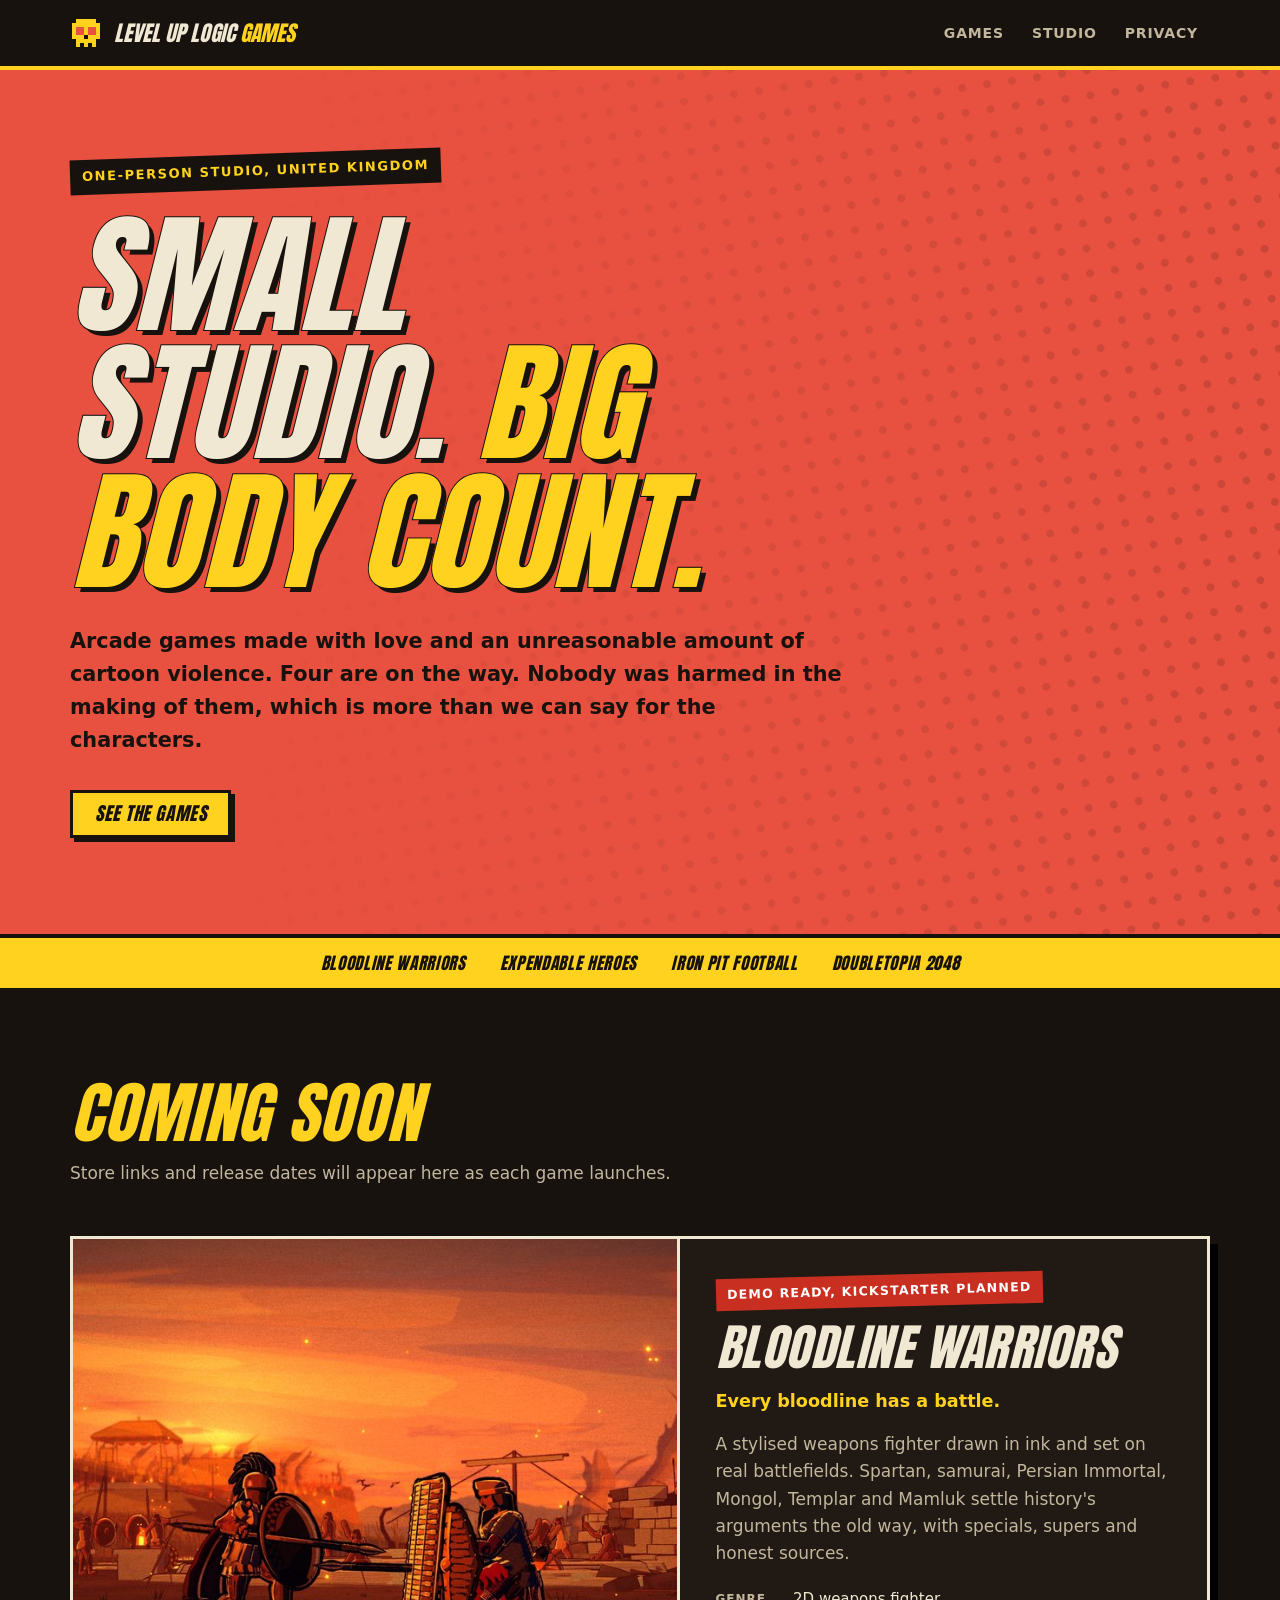
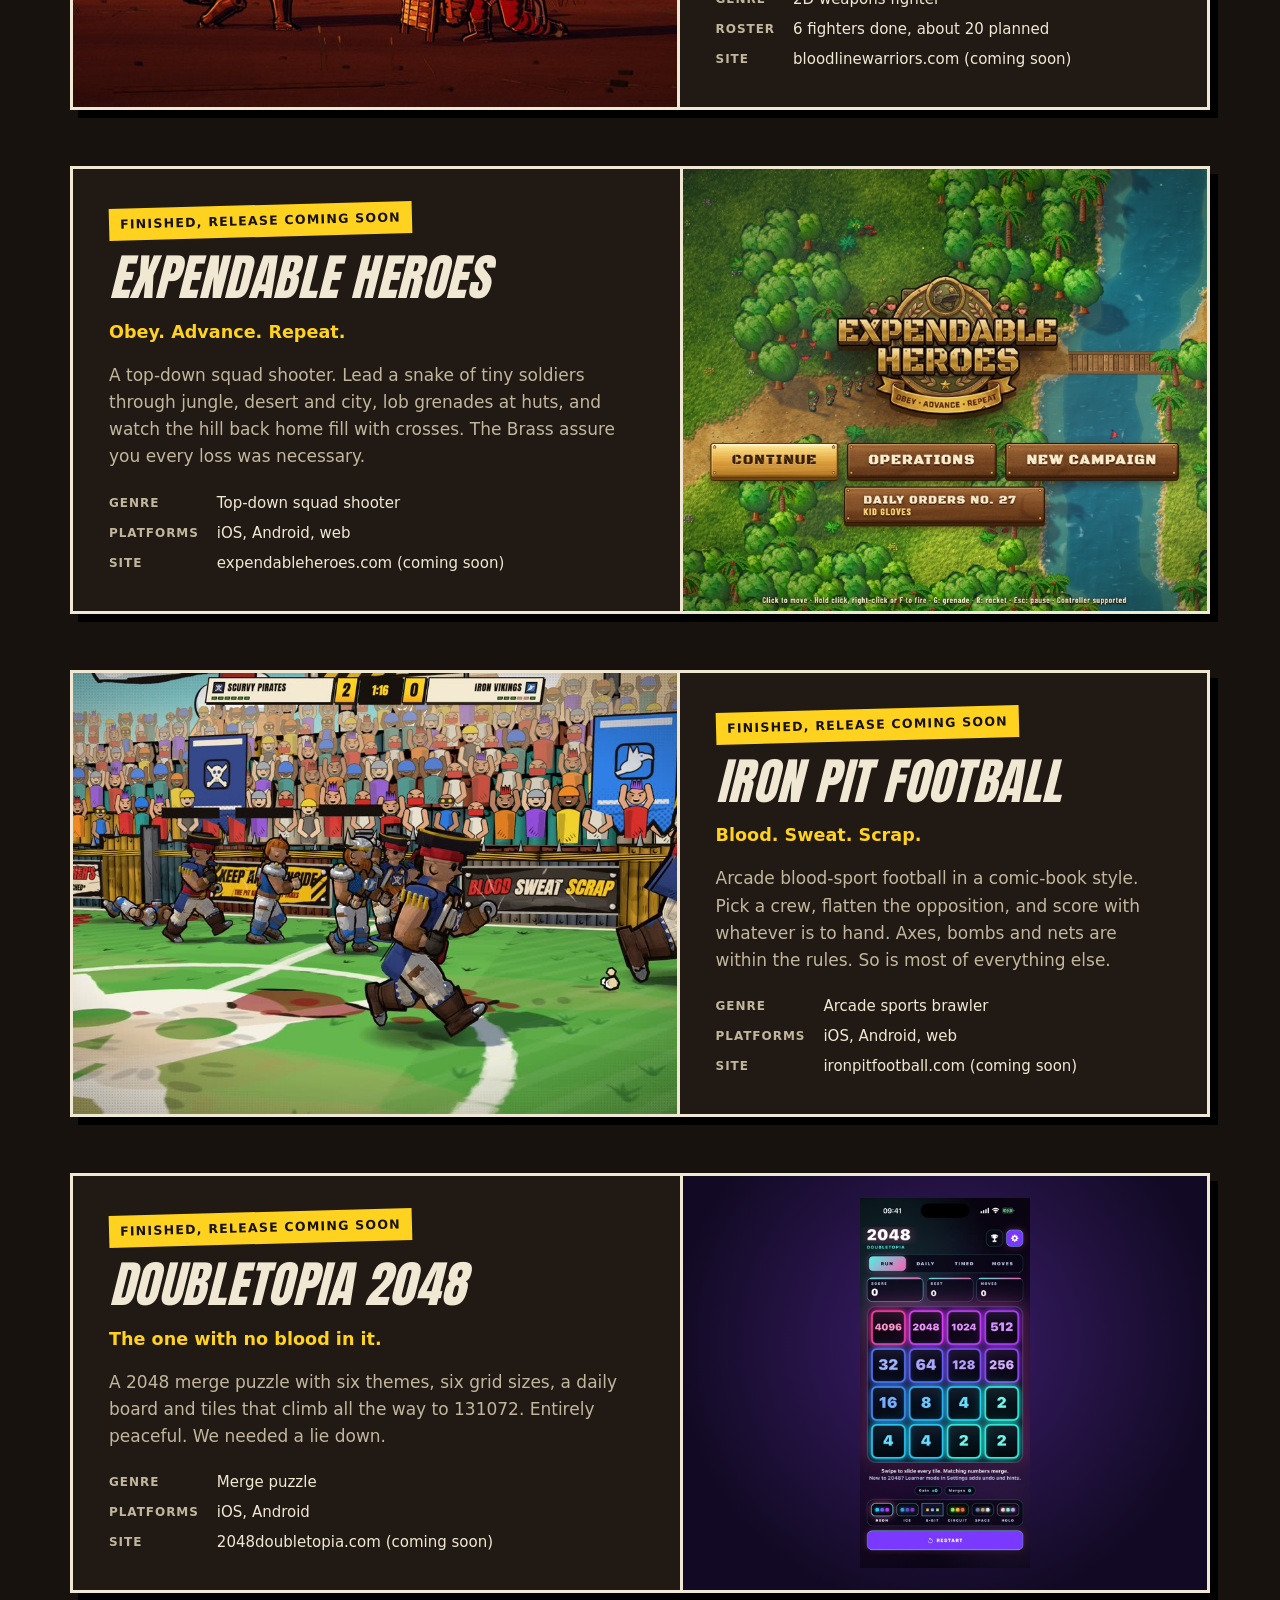
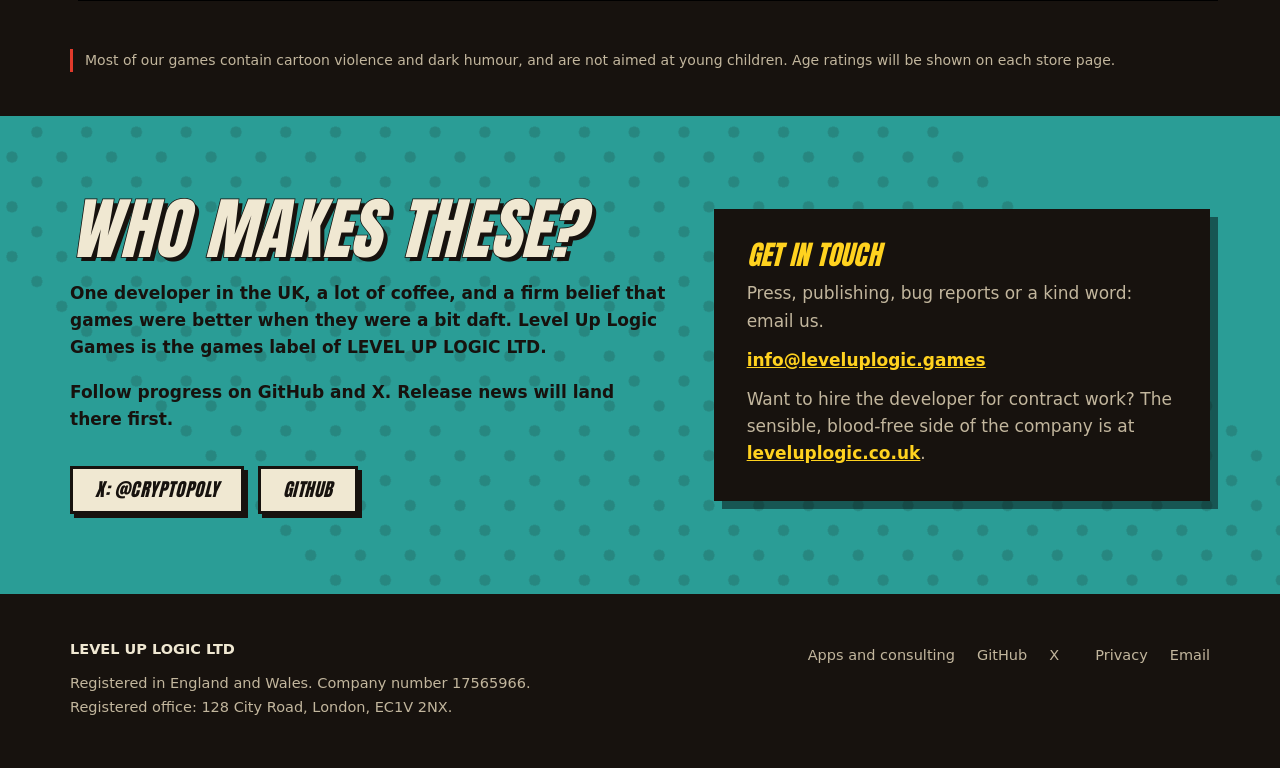
<file: index.html>
<!doctype html>
<html lang="en-GB">
<head>
<meta charset="utf-8">
<meta name="viewport" content="width=device-width, initial-scale=1">
<title>Level Up Logic Games | Small studio, big body count</title>
<meta name="description" content="Arcade games from a one-person UK studio: Bloodline Warriors, Expendable Heroes, Iron Pit Football and Doubletopia 2048. Coming soon to iOS, Android and the web.">
<link rel="canonical" href="https://leveluplogic.games/">
<meta property="og:type" content="website">
<meta property="og:title" content="Level Up Logic Games | Small studio, big body count">
<meta property="og:description" content="Bloodline Warriors, Expendable Heroes, Iron Pit Football and Doubletopia 2048. Coming soon.">
<meta property="og:url" content="https://leveluplogic.games/">
<meta property="og:image" content="https://leveluplogic.games/assets/ironpit-shot.jpg">
<meta name="theme-color" content="#17120e">
<link rel="icon" href="favicon.svg" type="image/svg+xml">
<link rel="stylesheet" href="styles.css">
</head>
<body>
<a class="skip" href="#main">Skip to content</a>

<header class="nav">
  <div class="wrap">
    <a class="brand" href="#top" aria-label="Level Up Logic Games home">
      <svg viewBox="0 0 32 32" aria-hidden="true"><g shape-rendering="crispEdges"><path fill="#ffd21f" d="M6 2h20v4H6zM2 6h28v12H2zM2 18h12v4H2zM18 18h12v4H18zM6 22h20v4H6zM6 26h4v4H6zM14 26h4v4h-4zM22 26h4v4h-4z"/><path fill="#e8503f" d="M6 10h8v8H6zM18 10h8v8h-8z"/></g></svg>
      <span>Level Up Logic <b>Games</b></span>
    </a>
    <nav class="nav-links" aria-label="Main">
      <a class="keep" href="#games">Games</a>
      <a href="#studio">Studio</a>
      <a href="privacy.html">Privacy</a>
    </nav>
  </div>
</header>

<main id="main">

<section class="hero" id="top">
  <div class="wrap">
    <p class="stamp">One-person studio, United Kingdom</p>
    <h1>Small studio. <span>Big body count.</span></h1>
    <p class="lede">Arcade games made with love and an unreasonable amount of cartoon violence. Four are on the way. Nobody was harmed in the making of them, which is more than we can say for the characters.</p>
    <div class="cta-row">
      <a class="btn btn-yellow" href="#games">See the games</a>
    </div>
  </div>
</section>

<div class="ticker" aria-hidden="true">
  <ul><li>Bloodline Warriors</li><li>Expendable Heroes</li><li>Iron Pit Football</li><li>Doubletopia 2048</li></ul>
</div>

<section class="games" id="games">
  <div class="wrap">
    <div class="section-head">
      <h2>Coming soon</h2>
      <p>Store links and release dates will appear here as each game launches.</p>
    </div>

    <article class="game" id="bloodline-warriors">
      <div class="game-art"><img src="assets/bloodline-hero.jpg" alt="Bloodline Warriors: a Spartan hoplite faces a Persian Immortal at Thermopylae at sunset" width="1280" height="540"></div>
      <div class="game-body">
        <span class="status red">Demo ready, Kickstarter planned</span>
        <h3>Bloodline Warriors</h3>
        <p class="tagline">Every bloodline has a battle.</p>
        <p>A stylised weapons fighter drawn in ink and set on real battlefields. Spartan, samurai, Persian Immortal, Mongol, Templar and Mamluk settle history's arguments the old way, with specials, supers and honest sources.</p>
        <dl class="meta">
          <dt>Genre</dt><dd>2D weapons fighter</dd>
          <dt>Roster</dt><dd>6 fighters done, about 20 planned</dd>
          <dt>Site</dt><dd>bloodlinewarriors.com (coming soon)</dd>
        </dl>
      </div>
    </article>

    <article class="game" id="expendable-heroes">
      <div class="game-art"><img src="assets/expendable-title.jpg" alt="Expendable Heroes title screen: a squad of soldiers on a jungle path beside a river" width="1200" height="675" loading="lazy"></div>
      <div class="game-body">
        <span class="status">Finished, release coming soon</span>
        <h3>Expendable Heroes</h3>
        <p class="tagline">Obey. Advance. Repeat.</p>
        <p>A top-down squad shooter. Lead a snake of tiny soldiers through jungle, desert and city, lob grenades at huts, and watch the hill back home fill with crosses. The Brass assure you every loss was necessary.</p>
        <dl class="meta">
          <dt>Genre</dt><dd>Top-down squad shooter</dd>
          <dt>Platforms</dt><dd>iOS, Android, web</dd>
          <dt>Site</dt><dd>expendableheroes.com (coming soon)</dd>
        </dl>
      </div>
    </article>

    <article class="game" id="iron-pit-football">
      <div class="game-art"><img src="assets/ironpit-shot.jpg" alt="Iron Pit Football: armoured pirates charge across a blood-stained pitch in front of a cheering crowd" width="1200" height="675" loading="lazy"></div>
      <div class="game-body">
        <span class="status">Finished, release coming soon</span>
        <h3>Iron Pit Football</h3>
        <p class="tagline">Blood. Sweat. Scrap.</p>
        <p>Arcade blood-sport football in a comic-book style. Pick a crew, flatten the opposition, and score with whatever is to hand. Axes, bombs and nets are within the rules. So is most of everything else.</p>
        <dl class="meta">
          <dt>Genre</dt><dd>Arcade sports brawler</dd>
          <dt>Platforms</dt><dd>iOS, Android, web</dd>
          <dt>Site</dt><dd>ironpitfootball.com (coming soon)</dd>
        </dl>
      </div>
    </article>

    <article class="game" id="doubletopia-2048">
      <div class="game-art phone"><img src="assets/doubletopia-shot.jpg" alt="Doubletopia 2048 game board in the neon theme" width="506" height="1100" loading="lazy"></div>
      <div class="game-body">
        <span class="status">Finished, release coming soon</span>
        <h3>Doubletopia 2048</h3>
        <p class="tagline">The one with no blood in it.</p>
        <p>A 2048 merge puzzle with six themes, six grid sizes, a daily board and tiles that climb all the way to 131072. Entirely peaceful. We needed a lie down.</p>
        <dl class="meta">
          <dt>Genre</dt><dd>Merge puzzle</dd>
          <dt>Platforms</dt><dd>iOS, Android</dd>
          <dt>Site</dt><dd>2048doubletopia.com (coming soon)</dd>
        </dl>
      </div>
    </article>

    <p class="content-note">Most of our games contain cartoon violence and dark humour, and are not aimed at young children. Age ratings will be shown on each store page.</p>
  </div>
</section>

<section class="studio" id="studio">
  <div class="wrap">
    <div>
      <h2>Who makes these?</h2>
      <p>One developer in the UK, a lot of coffee, and a firm belief that games were better when they were a bit daft. Level Up Logic Games is the games label of LEVEL UP LOGIC LTD.</p>
      <p>Follow progress on GitHub and X. Release news will land there first.</p>
      <div class="cta-row">
        <a class="btn btn-paper" href="https://x.com/cryptopoly" rel="noopener">X: @cryptopoly</a>
        <a class="btn btn-paper" href="https://github.com/cryptopoly" rel="noopener">GitHub</a>
      </div>
    </div>
    <div class="panel">
      <h3>Get in touch</h3>
      <p>Press, publishing, bug reports or a kind word: email us.</p>
      <p class="mail"><a class="text" href="mailto:info@leveluplogic.games">info@leveluplogic.games</a></p>
      <p>Want to hire the developer for contract work? The sensible, blood-free side of the company is at <a class="text" href="https://leveluplogic.co.uk">leveluplogic.co.uk</a>.</p>
    </div>
  </div>
</section>

</main>

<footer>
  <div class="wrap">
    <div>
      <strong style="color:var(--paper)">LEVEL UP LOGIC LTD</strong>
      <address>
        Registered in England and Wales. Company number 17565966.<br>
        Registered office: 128 City Road, London, EC1V 2NX.
      </address>
    </div>
    <nav aria-label="Footer">
      <a href="https://leveluplogic.co.uk">Apps and consulting</a>
      <a href="https://github.com/cryptopoly" rel="noopener">GitHub</a>
      <a href="https://x.com/cryptopoly" rel="noopener">X</a>
      <a href="privacy.html">Privacy</a>
      <a href="mailto:info@leveluplogic.games">Email</a>
    </nav>
  </div>
</footer>

</body>
</html>
</file>
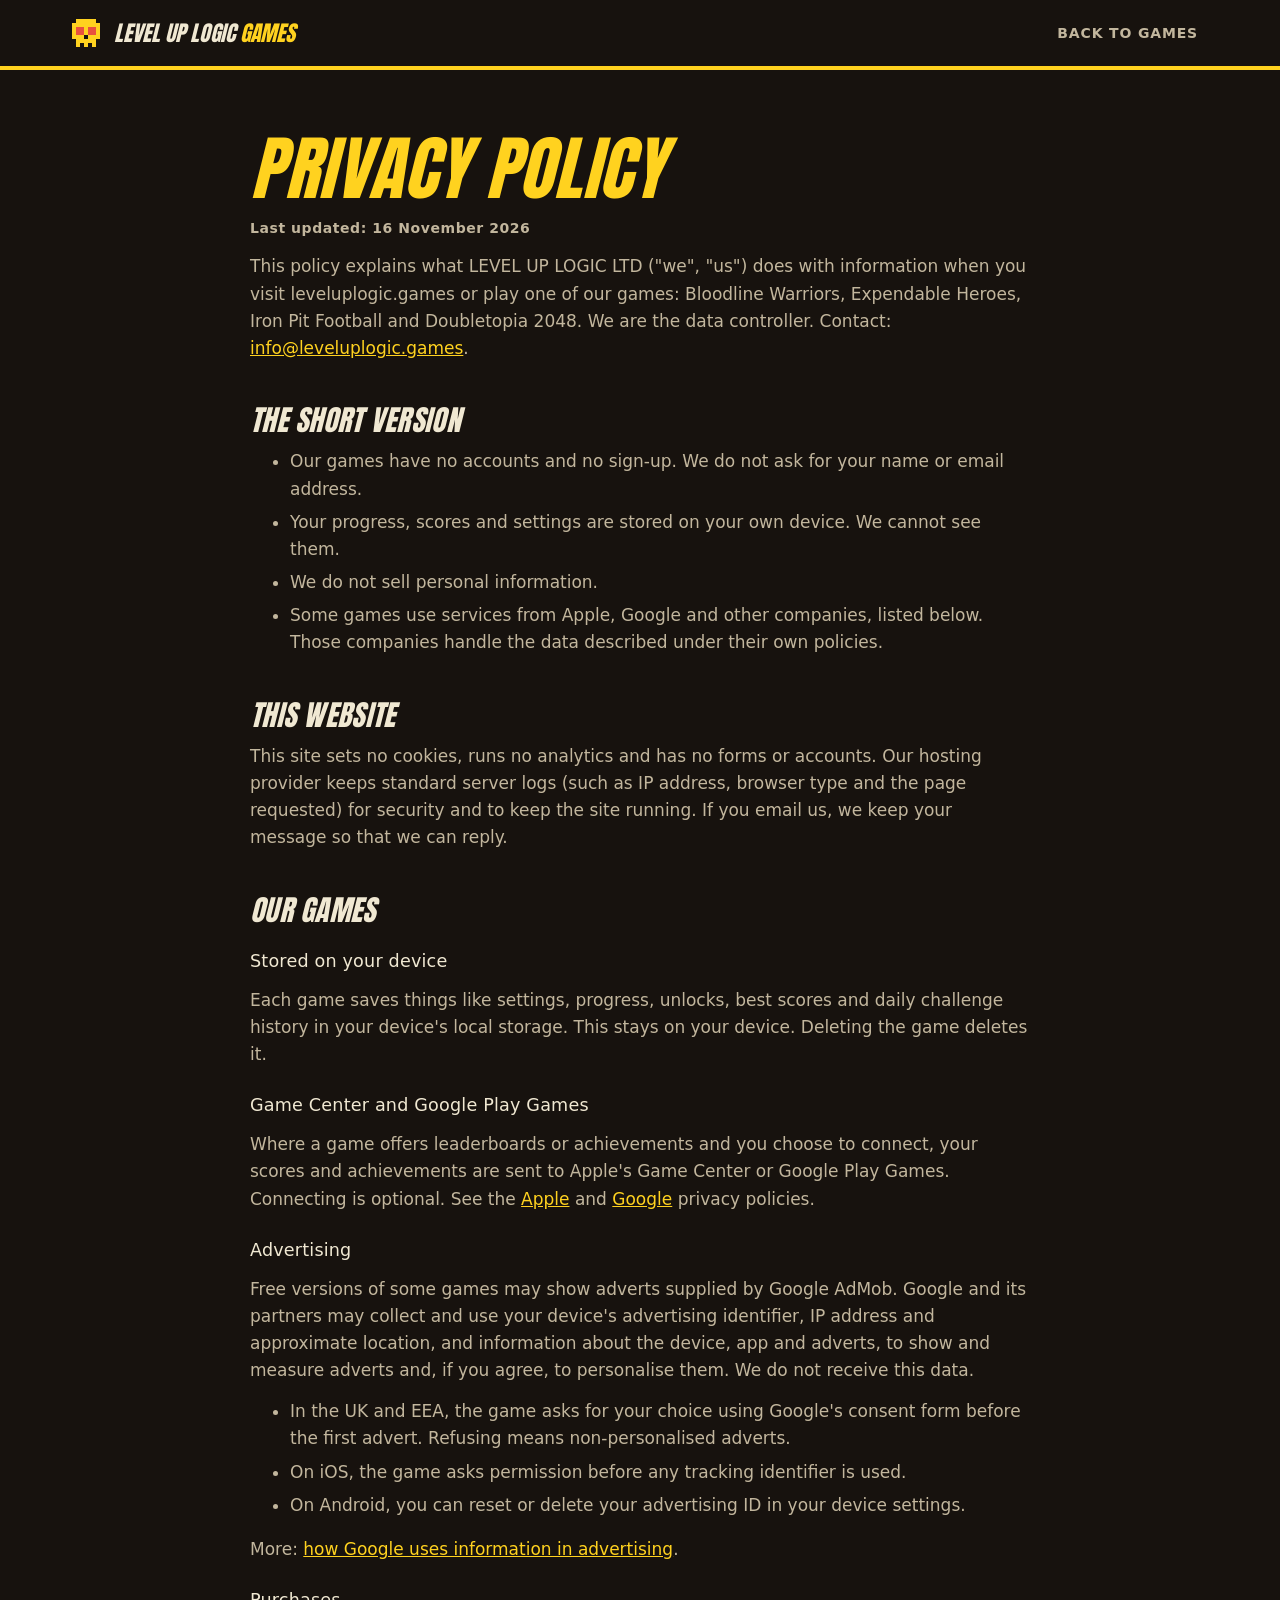
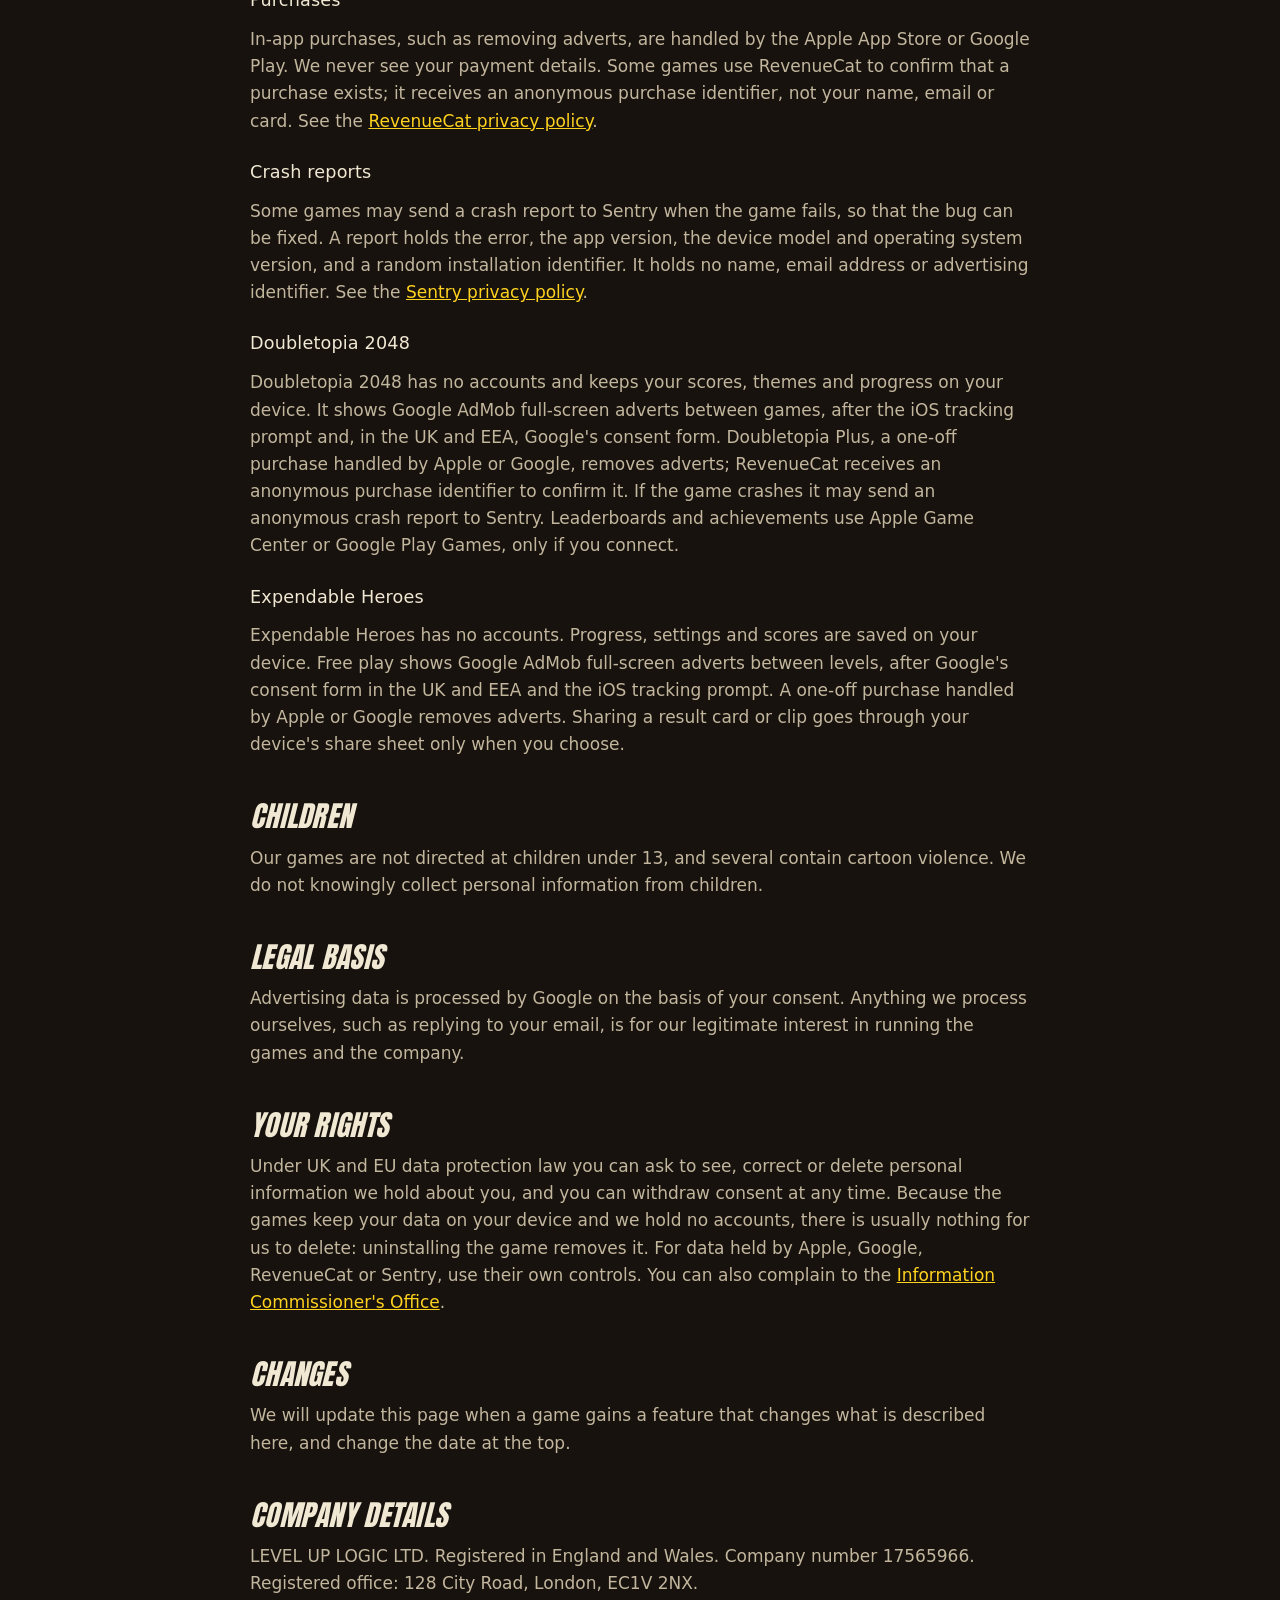
<file: privacy.html>
<!doctype html>
<html lang="en-GB">
<head>
<meta charset="utf-8">
<meta name="viewport" content="width=device-width, initial-scale=1">
<title>Privacy Policy | Level Up Logic Games</title>
<meta name="description" content="Privacy policy for the Level Up Logic Games website and games.">
<link rel="canonical" href="https://leveluplogic.games/privacy.html">
<meta name="theme-color" content="#17120e">
<link rel="icon" href="favicon.svg" type="image/svg+xml">
<link rel="stylesheet" href="styles.css">
</head>
<body>
<header class="nav">
  <div class="wrap">
    <a class="brand" href="index.html" aria-label="Level Up Logic Games home">
      <svg viewBox="0 0 32 32" aria-hidden="true"><g shape-rendering="crispEdges"><path fill="#ffd21f" d="M6 2h20v4H6zM2 6h28v12H2zM2 18h12v4H2zM18 18h12v4H18zM6 22h20v4H6zM6 26h4v4H6zM14 26h4v4h-4zM22 26h4v4h-4z"/><path fill="#e8503f" d="M6 10h8v8H6zM18 10h8v8h-8z"/></g></svg>
      <span>Level Up Logic <b>Games</b></span>
    </a>
    <nav class="nav-links" aria-label="Main">
      <a class="keep" href="index.html">Back to games</a>
    </nav>
  </div>
</header>

<main class="legal">
  <div class="wrap">
    <h1>Privacy Policy</h1>
    <p class="updated">Last updated: 16 November 2026</p>


    <p>This policy explains what LEVEL UP LOGIC LTD ("we", "us") does with information when you visit leveluplogic.games or play one of our games: Bloodline Warriors, Expendable Heroes, Iron Pit Football and Doubletopia 2048. We are the data controller. Contact: <a href="mailto:info@leveluplogic.games">info@leveluplogic.games</a>.</p>

    <h2>The short version</h2>
    <ul>
      <li>Our games have no accounts and no sign-up. We do not ask for your name or email address.</li>
      <li>Your progress, scores and settings are stored on your own device. We cannot see them.</li>
      <li>We do not sell personal information.</li>
      <li>Some games use services from Apple, Google and other companies, listed below. Those companies handle the data described under their own policies.</li>
    </ul>

    <h2>This website</h2>
    <p>This site sets no cookies, runs no analytics and has no forms or accounts. Our hosting provider keeps standard server logs (such as IP address, browser type and the page requested) for security and to keep the site running. If you email us, we keep your message so that we can reply.</p>

    <h2>Our games</h2>

    <h3>Stored on your device</h3>
    <p>Each game saves things like settings, progress, unlocks, best scores and daily challenge history in your device's local storage. This stays on your device. Deleting the game deletes it.</p>

    <h3>Game Center and Google Play Games</h3>
    <p>Where a game offers leaderboards or achievements and you choose to connect, your scores and achievements are sent to Apple's Game Center or Google Play Games. Connecting is optional. See the <a href="https://www.apple.com/legal/privacy/" rel="noopener">Apple</a> and <a href="https://policies.google.com/privacy" rel="noopener">Google</a> privacy policies.</p>

    <h3>Advertising</h3>
    <p>Free versions of some games may show adverts supplied by Google AdMob. Google and its partners may collect and use your device's advertising identifier, IP address and approximate location, and information about the device, app and adverts, to show and measure adverts and, if you agree, to personalise them. We do not receive this data.</p>
    <ul>
      <li>In the UK and EEA, the game asks for your choice using Google's consent form before the first advert. Refusing means non-personalised adverts.</li>
      <li>On iOS, the game asks permission before any tracking identifier is used.</li>
      <li>On Android, you can reset or delete your advertising ID in your device settings.</li>
    </ul>
    <p>More: <a href="https://policies.google.com/technologies/ads" rel="noopener">how Google uses information in advertising</a>.</p>

    <h3>Purchases</h3>
    <p>In-app purchases, such as removing adverts, are handled by the Apple App Store or Google Play. We never see your payment details. Some games use RevenueCat to confirm that a purchase exists; it receives an anonymous purchase identifier, not your name, email or card. See the <a href="https://www.revenuecat.com/privacy/" rel="noopener">RevenueCat privacy policy</a>.</p>

    <h3>Crash reports</h3>
    <p>Some games may send a crash report to Sentry when the game fails, so that the bug can be fixed. A report holds the error, the app version, the device model and operating system version, and a random installation identifier. It holds no name, email address or advertising identifier. See the <a href="https://sentry.io/privacy/" rel="noopener">Sentry privacy policy</a>.</p>

    <h3>Doubletopia 2048</h3>
    <p>Doubletopia 2048 has no accounts and keeps your scores, themes and progress on your device. It shows Google AdMob full-screen adverts between games, after the iOS tracking prompt and, in the UK and EEA, Google's consent form. Doubletopia Plus, a one-off purchase handled by Apple or Google, removes adverts; RevenueCat receives an anonymous purchase identifier to confirm it. If the game crashes it may send an anonymous crash report to Sentry. Leaderboards and achievements use Apple Game Center or Google Play Games, only if you connect.</p>

    <h3>Expendable Heroes</h3>
    <p>Expendable Heroes has no accounts. Progress, settings and scores are saved on your device. Free play shows Google AdMob full-screen adverts between levels, after Google's consent form in the UK and EEA and the iOS tracking prompt. A one-off purchase handled by Apple or Google removes adverts. Sharing a result card or clip goes through your device's share sheet only when you choose.</p>

    <h2>Children</h2>
    <p>Our games are not directed at children under 13, and several contain cartoon violence. We do not knowingly collect personal information from children.</p>

    <h2>Legal basis</h2>
    <p>Advertising data is processed by Google on the basis of your consent. Anything we process ourselves, such as replying to your email, is for our legitimate interest in running the games and the company.</p>

    <h2>Your rights</h2>
    <p>Under UK and EU data protection law you can ask to see, correct or delete personal information we hold about you, and you can withdraw consent at any time. Because the games keep your data on your device and we hold no accounts, there is usually nothing for us to delete: uninstalling the game removes it. For data held by Apple, Google, RevenueCat or Sentry, use their own controls. You can also complain to the <a href="https://ico.org.uk" rel="noopener">Information Commissioner's Office</a>.</p>

    <h2>Changes</h2>
    <p>We will update this page when a game gains a feature that changes what is described here, and change the date at the top.</p>

    <h2>Company details</h2>
    <p>LEVEL UP LOGIC LTD. Registered in England and Wales. Company number 17565966. Registered office: 128 City Road, London, EC1V 2NX.</p>
  </div>
</main>
</body>
</html>
</file>
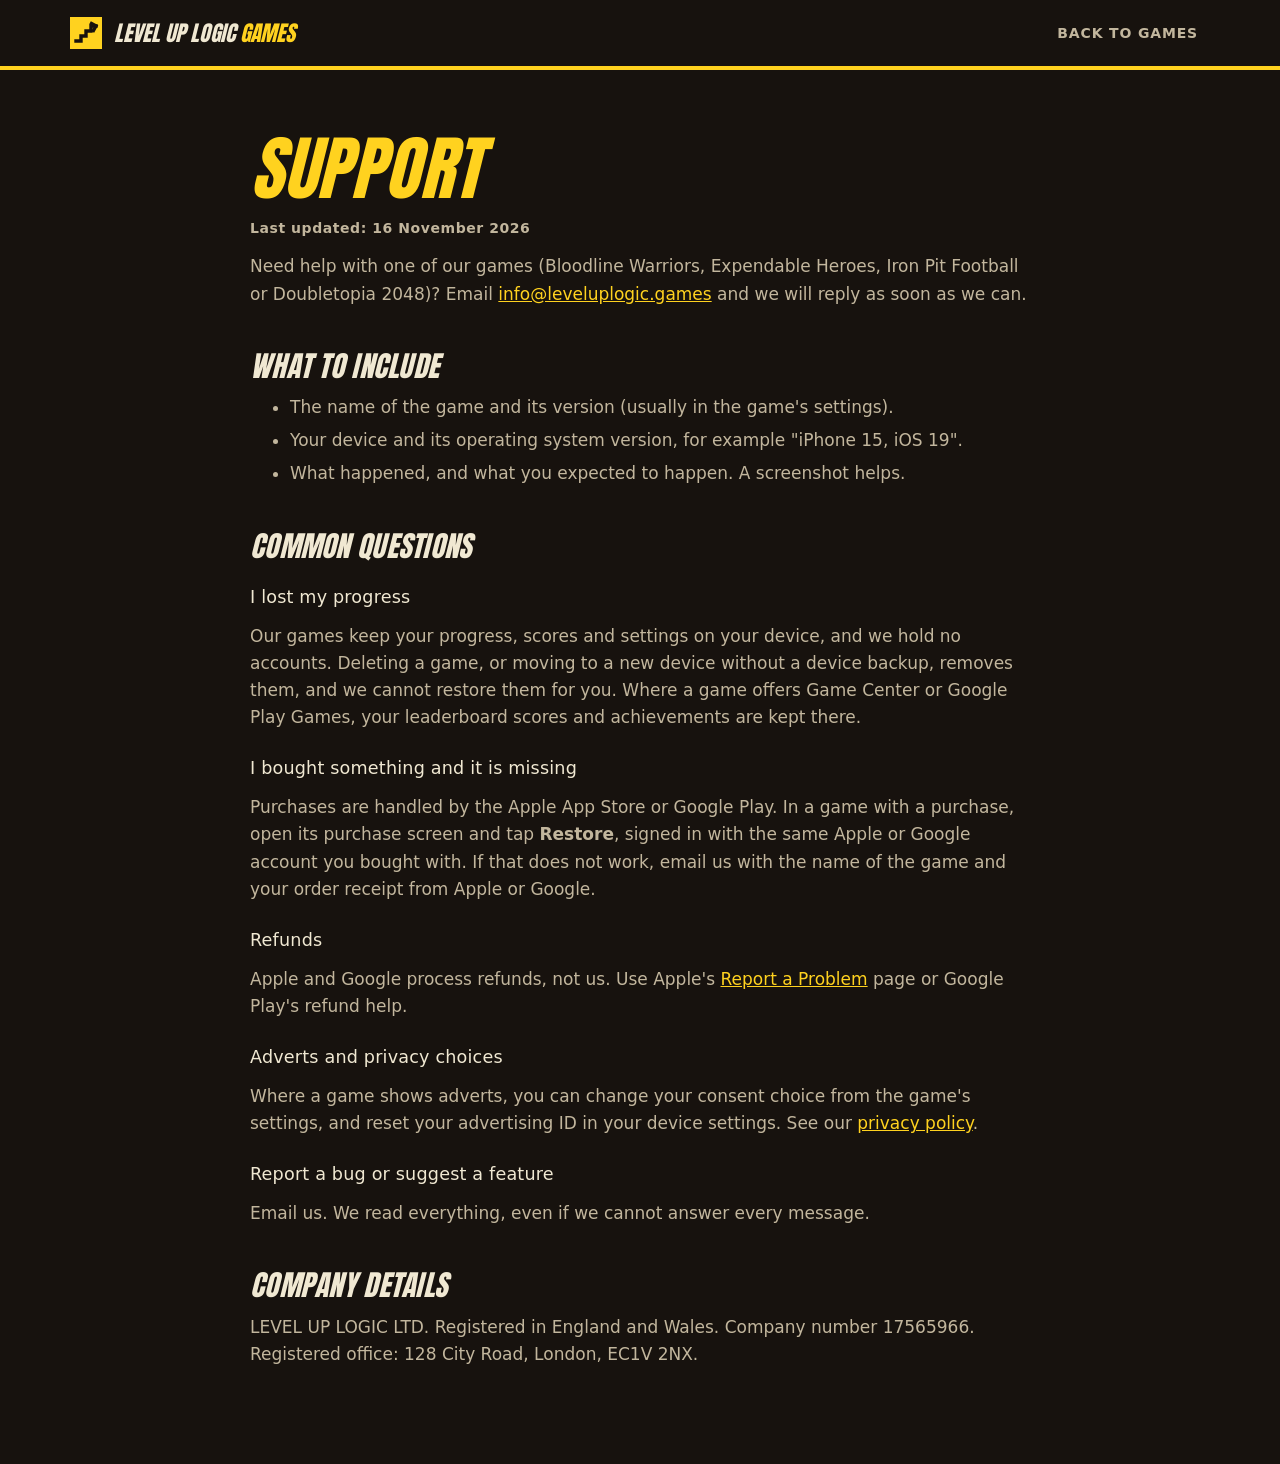
<file: support.html>
<!doctype html>
<html lang="en-GB">
<head>
<meta charset="utf-8">
<meta name="viewport" content="width=device-width, initial-scale=1">
<title>Support | Level Up Logic Games</title>
<meta name="description" content="Help and contact details for Level Up Logic Games: Bloodline Warriors, Expendable Heroes, Iron Pit Football and Doubletopia 2048.">
<link rel="canonical" href="https://leveluplogic.games/support.html">
<meta name="theme-color" content="#17120e">
<link rel="icon" href="favicon.svg" type="image/svg+xml">
<link rel="stylesheet" href="styles.css">
</head>
<body>
<header class="nav">
  <div class="wrap">
    <a class="brand" href="index.html" aria-label="Level Up Logic Games home">
      <svg viewBox="0 0 32 32" aria-hidden="true"><rect width="32" height="32" fill="#ffd21f"/><path d="M6 24h5v-5h5v-5h5V9h5" fill="none" stroke="#17120e" stroke-width="3.4" stroke-linecap="square" stroke-linejoin="miter"/><path d="M21.5 6.500 26 9l-2.500 4.500" fill="none" stroke="#17120e" stroke-width="3.4" stroke-linecap="square"/></svg>
      <span>Level Up Logic <b>Games</b></span>
    </a>
    <nav class="nav-links" aria-label="Main">
      <a class="keep" href="index.html">Back to games</a>
    </nav>
  </div>
</header>

<main class="legal">
  <div class="wrap">
    <h1>Support</h1>
    <p class="updated">Last updated: 16 November 2026</p>

    <p>Need help with one of our games (Bloodline Warriors, Expendable Heroes, Iron Pit Football or Doubletopia 2048)? Email <a href="mailto:info@leveluplogic.games">info@leveluplogic.games</a> and we will reply as soon as we can.</p>

    <h2>What to include</h2>
    <ul>
      <li>The name of the game and its version (usually in the game's settings).</li>
      <li>Your device and its operating system version, for example "iPhone 15, iOS 19".</li>
      <li>What happened, and what you expected to happen. A screenshot helps.</li>
    </ul>

    <h2>Common questions</h2>

    <h3>I lost my progress</h3>
    <p>Our games keep your progress, scores and settings on your device, and we hold no accounts. Deleting a game, or moving to a new device without a device backup, removes them, and we cannot restore them for you. Where a game offers Game Center or Google Play Games, your leaderboard scores and achievements are kept there.</p>

    <h3>I bought something and it is missing</h3>
    <p>Purchases are handled by the Apple App Store or Google Play. In a game with a purchase, open its purchase screen and tap <b>Restore</b>, signed in with the same Apple or Google account you bought with. If that does not work, email us with the name of the game and your order receipt from Apple or Google.</p>

    <h3>Refunds</h3>
    <p>Apple and Google process refunds, not us. Use Apple's <a href="https://reportaproblem.apple.com" rel="noopener">Report a Problem</a> page or Google Play's refund help.</p>

    <h3>Adverts and privacy choices</h3>
    <p>Where a game shows adverts, you can change your consent choice from the game's settings, and reset your advertising ID in your device settings. See our <a href="privacy.html">privacy policy</a>.</p>

    <h3>Report a bug or suggest a feature</h3>
    <p>Email us. We read everything, even if we cannot answer every message.</p>

    <h2>Company details</h2>
    <p>LEVEL UP LOGIC LTD. Registered in England and Wales. Company number 17565966. Registered office: 128 City Road, London, EC1V 2NX.</p>
  </div>
</main>
</body>
</html>
</file>
<file: styles.css>
/* Level Up Logic Games — leveluplogic.games */
@font-face { font-family: Anton; font-style: normal; font-weight: 400; font-display: swap; src: url(assets/fonts/anton-latin.woff2) format("woff2"); }
:root {
  --ink: #17120e;
  --ink-2: #211a14;
  --ink-3: #2c231b;
  --line: #3d3126;
  --paper: #f0e8d2;
  --muted: #c2b69d;
  --red: #e03a2b;
  --yellow: #ffd21f;
  --teal: #2a9d96;
  --wrap: 1140px;
  --display: Anton, Impact, "Haettenschweiler", "Avenir Next Condensed", "Arial Narrow", "Franklin Gothic Bold", sans-serif;
  --sans: ui-sans-serif, system-ui, -apple-system, "Segoe UI", Roboto, "Helvetica Neue", Arial, sans-serif;
}

*, *::before, *::after { box-sizing: border-box; }
html { scroll-behavior: smooth; scroll-padding-top: 84px; }
body { margin: 0; background: var(--ink); color: var(--paper); font-family: var(--sans); font-size: 17px; line-height: 1.6; -webkit-font-smoothing: antialiased; }
img { max-width: 100%; display: block; }
a { color: inherit; }
p { margin: 0; }
h1, h2, h3 { margin: 0; font-family: var(--display); font-weight: 400; font-style: italic; text-transform: uppercase; letter-spacing: 0.01em; line-height: 0.98; text-wrap: balance; }
:focus-visible { outline: 3px solid var(--yellow); outline-offset: 3px; }

.wrap { width: min(var(--wrap), 100% - 40px); margin-inline: auto; }
.skip { position: absolute; left: -999px; top: 8px; background: var(--yellow); color: var(--ink); padding: 8px 14px; z-index: 50; font-weight: 700; }
.skip:focus { left: 8px; }

/* nav */
.nav { position: sticky; top: 0; z-index: 30; background: var(--ink); border-bottom: 4px solid var(--yellow); }
.nav .wrap { display: flex; align-items: center; justify-content: space-between; height: 66px; gap: 16px; }
.brand { display: inline-flex; align-items: center; gap: 12px; text-decoration: none; font-family: var(--display); font-style: italic; font-size: 1.35rem; text-transform: uppercase; white-space: nowrap; }
.brand svg { width: 32px; height: 32px; flex: none; }
.brand b { color: var(--yellow); font-weight: inherit; }
.nav-links { display: flex; align-items: center; gap: 4px; }
.nav-links a { text-decoration: none; font-weight: 700; font-size: 14px; text-transform: uppercase; letter-spacing: 0.06em; padding: 12px 12px; color: var(--muted); transition: color 0.2s; white-space: nowrap; }
.nav-links a:hover { color: var(--yellow); }

/* buttons */
.btn {
  display: inline-flex; align-items: center; justify-content: center;
  min-height: 48px; padding: 0 22px;
  font-family: var(--display); font-style: italic; font-size: 1.15rem; text-transform: uppercase; letter-spacing: 0.03em; text-decoration: none;
  border: 3px solid var(--ink); box-shadow: 4px 4px 0 var(--ink);
  cursor: pointer; transition: background 0.2s, color 0.2s;
}
.btn-yellow { background: var(--yellow); color: var(--ink); }
.btn-yellow:hover { background: #ffe163; }
.btn-paper { background: var(--paper); color: var(--ink); }
.btn-paper:hover { background: #fff; }
.on-dark .btn, .btn.on-dark { border-color: var(--paper); box-shadow: 4px 4px 0 rgba(0, 0, 0, 0.6); }

/* hero */
.hero { position: relative; background: #e8503f; color: var(--ink); padding: 84px 0 96px; overflow: hidden; border-bottom: 4px solid var(--ink); }
.hero::before {
  content: ""; position: absolute; inset: 0; pointer-events: none; opacity: 0.2;
  background-image: radial-gradient(var(--ink) 22%, transparent 23%);
  background-size: 18px 18px; transform: rotate(-8deg) scale(1.4);
  mask-image: linear-gradient(100deg, transparent 30%, #000 100%);
  -webkit-mask-image: linear-gradient(100deg, transparent 30%, #000 100%);
}
.hero .wrap { position: relative; }
.stamp { display: inline-block; background: var(--ink); color: var(--yellow); font-weight: 800; font-size: 13px; letter-spacing: 0.12em; text-transform: uppercase; padding: 7px 12px; transform: rotate(-2deg); }
.hero h1 { font-size: clamp(3.4rem, 11vw, 8.2rem); margin-top: 22px; color: var(--paper); text-shadow: 5px 5px 0 var(--ink); -webkit-text-stroke: 2px var(--ink); paint-order: stroke fill; max-width: 11ch; }
.hero h1 span { color: var(--yellow); }
.hero .lede { margin-top: 28px; max-width: 54ch; font-size: clamp(1.1rem, 1.7vw, 1.3rem); font-weight: 600; color: var(--ink); }
.cta-row { display: flex; flex-wrap: wrap; gap: 14px; margin-top: 32px; }

.ticker { background: var(--yellow); color: var(--ink); border-bottom: 4px solid var(--ink); font-family: var(--display); font-style: italic; text-transform: uppercase; font-size: 1.05rem; letter-spacing: 0.04em; }
.ticker ul { display: flex; flex-wrap: wrap; justify-content: center; gap: 6px 34px; list-style: none; margin: 0 auto; padding: 12px 20px; }

/* games */
.games { padding: 88px 0 40px; }
.section-head { margin-bottom: 48px; }
.section-head h2 { font-size: clamp(2.4rem, 6vw, 4.2rem); color: var(--yellow); }
.section-head p { margin-top: 14px; color: var(--muted); max-width: 60ch; }

.game { display: grid; grid-template-columns: 1.15fr 1fr; gap: 0; background: var(--ink-2); border: 3px solid var(--paper); box-shadow: 8px 8px 0 #000; margin-bottom: 56px; }
.game:nth-of-type(even) .game-art { order: 2; border-right: 0; border-left: 3px solid var(--paper); }
.game-art { position: relative; min-height: 340px; background: #000; border-right: 3px solid var(--paper); overflow: hidden; }
.game-art img { position: absolute; inset: 0; width: 100%; height: 100%; object-fit: cover; }
.game-art.contain { background: #fff; }
.game-art.contain img { object-fit: contain; padding: 18px; }
.game-art.phone { background: radial-gradient(circle at 50% 40%, #3b1d6b, #120a24 75%); }
.game-art.phone img { object-fit: contain; padding: 22px 0; }
.game-body { padding: 36px; display: flex; flex-direction: column; gap: 16px; justify-content: center; }
.status { align-self: flex-start; font-weight: 800; font-size: 12.5px; letter-spacing: 0.1em; text-transform: uppercase; padding: 6px 11px; background: var(--yellow); color: var(--ink); transform: rotate(-1.5deg); }
.status.red { background: #c92f21; color: #fff; }
.game h3 { font-size: clamp(2rem, 4.4vw, 3.1rem); }
.game .tagline { font-weight: 700; color: var(--yellow); font-size: 1.1rem; }
.game p { color: var(--muted); }
.meta { display: grid; grid-template-columns: auto 1fr; gap: 6px 18px; margin: 4px 0 0; font-size: 15px; }
.meta dt { font-weight: 800; text-transform: uppercase; letter-spacing: 0.08em; font-size: 12px; color: var(--muted); padding-top: 3px; }
.meta dd { margin: 0; }
.content-note { font-size: 14px; color: var(--muted); border-left: 3px solid var(--red); padding-left: 12px; }

/* studio */
.studio { background: var(--teal); color: var(--ink); border-block: 4px solid var(--ink); padding: 80px 0; position: relative; overflow: hidden; }
.studio::before { content: ""; position: absolute; inset: 0; opacity: 0.16; background-image: radial-gradient(var(--ink) 22%, transparent 23%); background-size: 22px 22px; transform: rotate(45deg) scale(1.6); pointer-events: none; }
.studio .wrap { position: relative; display: grid; grid-template-columns: 1.2fr 1fr; gap: 48px; align-items: center; }
.studio h2 { font-size: clamp(2.4rem, 6vw, 4.2rem); color: var(--paper); text-shadow: 4px 4px 0 var(--ink); -webkit-text-stroke: 1.5px var(--ink); paint-order: stroke fill; }
.studio p { margin-top: 18px; font-weight: 600; max-width: 54ch; }
.studio .panel { background: var(--ink); color: var(--paper); border: 3px solid var(--ink); box-shadow: 8px 8px 0 rgba(0, 0, 0, 0.45); padding: 30px; }
.studio .panel h3 { font-size: 1.7rem; color: var(--yellow); }
.studio .panel p { color: var(--muted); font-weight: 400; margin-top: 12px; }
.studio .panel .cta-row { margin-top: 22px; }
.studio .panel a.text { color: var(--yellow); font-weight: 700; }
.mail { font-weight: 700; margin-top: 16px; word-break: break-word; }

/* footer */
footer { padding: 40px 0 48px; font-size: 14.5px; color: var(--muted); }
footer .wrap { display: grid; grid-template-columns: 1.4fr 1fr; gap: 32px; }
footer address { font-style: normal; margin-top: 10px; line-height: 1.7; }
footer nav { display: flex; flex-wrap: wrap; gap: 6px 22px; justify-content: flex-end; align-content: start; }
footer a { text-decoration: none; padding: 6px 0; display: inline-block; min-width: 24px; }
footer a:hover { color: var(--yellow); text-decoration: underline; }

/* legal */
.legal { padding: 64px 0 96px; }
.legal .wrap { max-width: 780px; }
.legal h1 { font-size: clamp(2.6rem, 7vw, 4.4rem); color: var(--yellow); }
.legal h2 { font-size: 1.8rem; margin-top: 44px; color: var(--paper); }
.legal h3 { font-family: var(--sans); font-style: normal; text-transform: none; font-size: 1.1rem; line-height: 1.3; margin-top: 26px; }
.legal p, .legal ul { color: var(--muted); margin-top: 14px; }
.legal li { margin-top: 6px; }
.legal a { color: var(--yellow); }
.legal .updated { font-weight: 700; font-size: 14px; letter-spacing: 0.04em; }
.legal .draft { border: 3px solid var(--red); padding: 14px 18px; color: var(--paper); margin-top: 22px; }

@media (max-width: 900px) {
  .game { grid-template-columns: 1fr; }
  .game-art, .game:nth-of-type(even) .game-art { order: 0; min-height: 0; aspect-ratio: 16 / 9; border: 0; border-bottom: 3px solid var(--paper); }
  .game-art.phone { aspect-ratio: 4 / 3; }
  .game-body { padding: 26px; }
  .game > * { min-width: 0; }
  .studio .wrap { grid-template-columns: 1fr; }
  footer .wrap { grid-template-columns: 1fr; }
  footer nav { justify-content: flex-start; }
}
@media (max-width: 640px) {
  .nav-links a:not(.keep) { display: none; }
  .brand { font-size: 1.05rem; gap: 8px; }
  .brand svg { width: 26px; height: 26px; }
  .nav-links a { font-size: 12.5px; padding: 12px 4px; letter-spacing: 0.03em; }
  .hero { padding: 56px 0 68px; }
  .hero h1 { -webkit-text-stroke: 1.5px var(--ink); text-shadow: 3px 3px 0 var(--ink); }
  .games { padding-top: 64px; }
  .game { box-shadow: 5px 5px 0 #000; }
}
@media (prefers-reduced-motion: reduce) {
  html { scroll-behavior: auto; }
  * { transition: none !important; }
}

@media (max-width: 360px) {
  .brand span { display: none; }
  .game-body { padding: 20px; }
}
</file>
